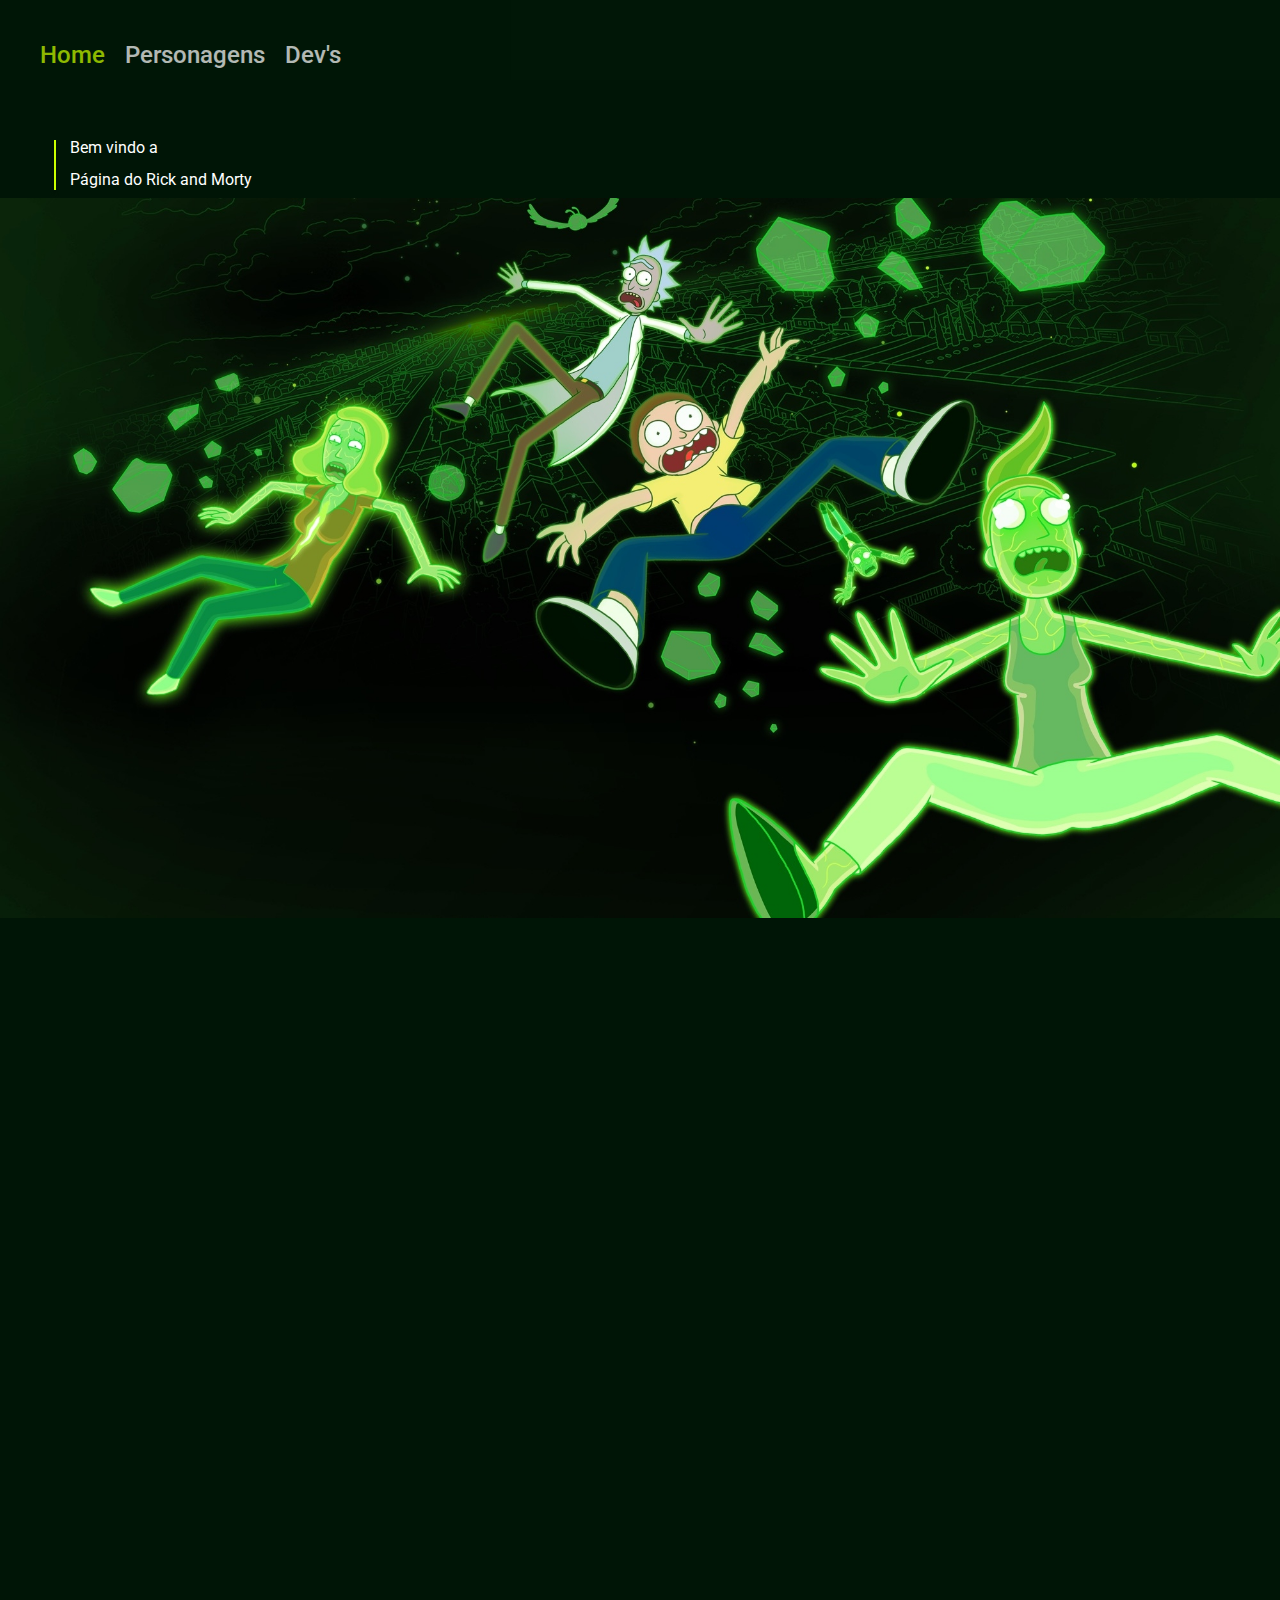
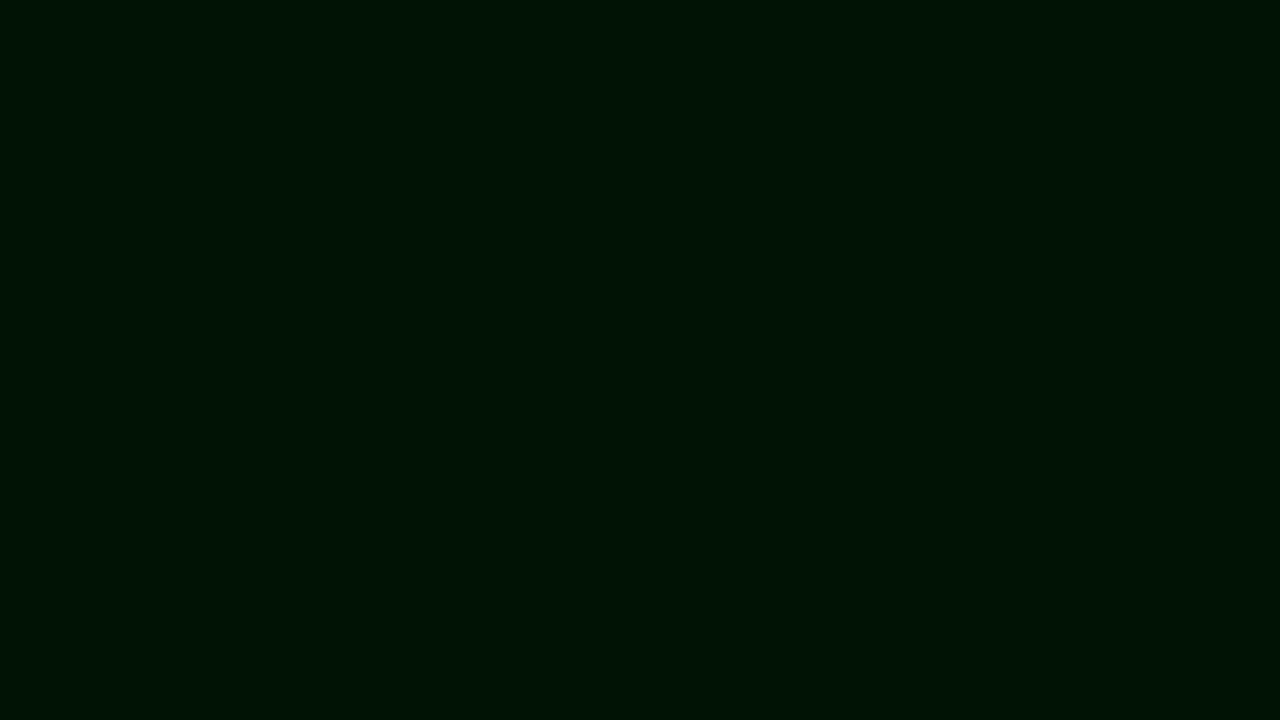
<file: index.html>
<!DOCTYPE html>
<html lang="pt-BR">

<head>
    <meta charset="UTF-8">
    <meta http-equiv="X-UA-Compatible" content="IE=edge">
    <meta name="viewport" content="width=device-width, initial-scale=1.0">
    <link rel="icon" href="./src/assets/tumblr_21c86e641d3a246a0512b00c08c8f624_9ec57695_100.jpg"/>
    <link rel="stylesheet" href="./src/styles/reset.css">
    <link rel="stylesheet" href="./src/styles/globalstyles.css">
    <link rel="stylesheet" href="./src/styles/index.css">
    <title>Rick and morty</title>
</head>

<body>
    <header>
        <nav class="nav">
            <ul class="nav__itens">
                <ul class="links">
                    <li><a href="../../index.html" class="selecionado">Home</a></li>
                    <li><a href="./src/pages/personagens.html">Personagens</a></li>
                    <li><a href="./src/pages/devs.html">Dev's</a></li>
                </ul>
            </ul>
        </nav>
    </header>
    
    <main>
        <section class="home1">
            <div class="saudacao">
                <img src="./src/assets/Line 2.png" alt="">
                <div class="saudacoes">
                    <h2>Bem vindo a</h2><br>
                    <h3>Página do Rick and Morty</h3>  
                </div>
            </div>
            <img class="bg" src="./src/assets/Background.jpg" alt="">
        </section>

        <section class="home2" id="home2" data-anime="right">
            <div class="descricaoFot">
                <img src="./src/assets/Line 2.png" alt="">
                <div>
                    <h2 class="titulo2">O que é</h2>
                    <h3 class="titulo3">Rick and Morty?</h3>  
                </div>
            </div>
            <div class="descRick">
                <img src="./src/assets/rickAndMorty 1.png" alt="">
                <p class="descricao">
                    A trama gira em torno das aventuras perigosas de
                    <span>Rick, um cientista gênio alcoólatra</span>, e <span>Morty, seu neto aparentemente
                        ingênuo</span>, que graças as viagens interdimensionais com seu avô começa a perceber o quão
                    complexo o mundo a sua volta pode ser e o quão desastrosas as relações de causa e efeito podem
                    ficar.
                </p>
            </div>
        </section>
        
        <section class="home3" id="home3" data-anime="left">
            <div class="trailerof">
                <img src="./src/assets/Line 2.png" alt="">
                <div>
                    <h2 class="trailerDesc">Trailer Oficial</h2>
                    <h3>Rick and Morty</h3>  
                </div>
            </div>
            <div id="trailer2">
                <iframe class="trailer" width="560" height="315" src="https://www.youtube.com/embed/u5FZVtesSBk" title="YouTube video 
            player" frameborder="0" allow="accelerometer; autoplay; clipboard-write; encrypted-media; gyroscope; 
            picture-in-picture; web-share" allowfullscreen></iframe> 
            </div>
            <div class="trocarPagina">
                <a class="mouseAni mouse3" href="./index.html"><img class="mouse3" src="./src/assets/voltar.png" alt=""></a>
            </div>
        </section>
    </main>

    <script src="./src/scripts/animacoes.js"></script>
    
</body>

</html>
</file>
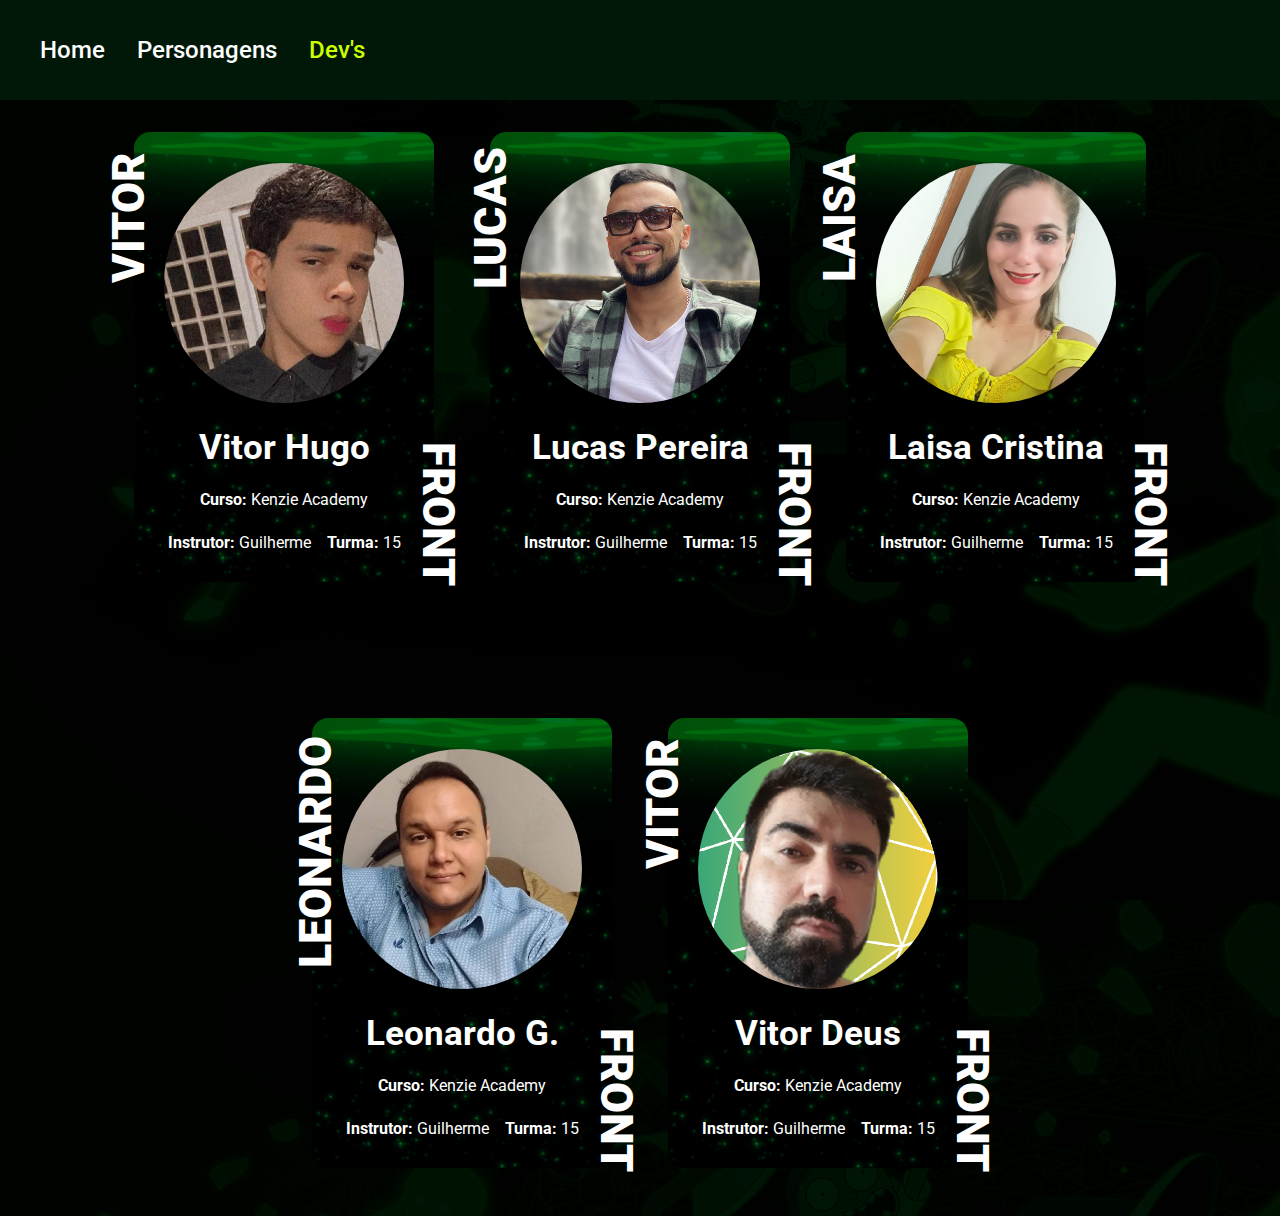
<file: src/pages/devs.html>
<!DOCTYPE html>
<html lang="pt-BR">
<head>
    <meta charset="UTF-8">
    <meta http-equiv="X-UA-Compatible" content="IE=edge">
    <meta name="viewport" content="width=device-width, initial-scale=1.0">
    <link rel="icon" href="../assets/tumblr_21c86e641d3a246a0512b00c08c8f624_9ec57695_100.jpg"/>
    <link rel="stylesheet" href="../styles/reset.css">
    <link rel="stylesheet" href="../styles/globalstyles.css">
    <link rel="stylesheet" href="../styles/devs.css">
    <title>Devs</title>
</head>
<body>
    <header>
        <nav class="nav">
            <ul class="nav__itens">
                <ul class="links">
                    <li><a href="../../index.html">Home</a></li>
                    <li><a href="./personagens.html">Personagens</a></li>
                    <li><a href="./devs.html" class="selecionado">Dev's</a></li>
                </ul>
            </ul>
        </nav>
    </header>

    <main>
        <ul class="lista__cartao">
            <li>
                <div class="cartao__geral">
                    <span class="status__sobreposto">FRONT</span>
                    <span class="nome__sobreposto">VITOR</span>
                    <div class="cartao">
                        <img src="../assets/Vitor.jpeg" alt="dev-foto" class="cartao__foto">
                        <h2 class="cartao__nome">Vitor Hugo</h2>
                        <span class="cartao__estudante"><strong>Curso: </strong>Kenzie Academy</span>
                        <ul class="cartao__rodape">
                            <li><strong>Instrutor: </strong>Guilherme</li>
                            <li><strong>Turma: </strong>15</li>
                        </ul>
                    </div>
                </div>
            </li>
            
            <li>
                <div class="cartao__geral">
                    <span class="status__sobreposto">FRONT</span>
                    <span class="nome__sobreposto">LUCAS</span>
                    <div class="cartao">
                        <img src="../assets/LucasPereira.png" alt="dev-foto" class="cartao__foto">
                        <h2 class="cartao__nome">Lucas Pereira</h2>
                        <span class="cartao__estudante"><strong>Curso: </strong>Kenzie Academy</span>
                        <ul class="cartao__rodape">
                            <li><strong>Instrutor: </strong>Guilherme</li>
                            <li><strong>Turma: </strong>15</li>
                        </ul>
                    </div>
                </div>
            </li>

            <li>
                <div class="cartao__geral">
                    <span class="status__sobreposto">FRONT</span>
                    <span class="nome__sobreposto">LAISA</span>
                    <div class="cartao">
                        <img src="../assets/laisa png.png" alt="dev-foto" class="cartao__foto">
                        <h2 class="cartao__nome">Laisa Cristina</h2>
                        <span class="cartao__estudante"><strong>Curso: </strong>Kenzie Academy</span>
                        <ul class="cartao__rodape">
                            <li><strong>Instrutor: </strong>Guilherme</li>
                            <li><strong>Turma: </strong>15</li>
                        </ul>
                    </div>
                </div>
            </li>

            <li>
                <div class="cartao__geral">
                    <span class="status__sobreposto">FRONT</span>
                    <span class="nome__sobreposto" id="leonardoNome">LEONARDO</span>
                    <div class="cartao">
                        <img src="../assets/Leonardo.jpeg" alt="dev-foto" class="cartao__foto">
                        <h2 class="cartao__nome">Leonardo G.</h2>
                        <span class="cartao__estudante"><strong>Curso: </strong>Kenzie Academy</span>
                        <ul class="cartao__rodape">
                            <li><strong>Instrutor: </strong>Guilherme</li>
                            <li><strong>Turma: </strong>15</li>
                        </ul>
                    </div>
                </div>
            </li>
            
            <li>
                <div class="cartao__geral">
                    <span class="status__sobreposto">FRONT</span>
                    <span class="nome__sobreposto">VITOR</span>
                    <div class="cartao">
                        <img src="../assets/Vitor D.png" alt="dev-foto" class="cartao__foto">
                        <h2 class="cartao__nome">Vitor Deus</h2>
                        <span class="cartao__estudante"><strong>Curso: </strong>Kenzie Academy</span>
                        <ul class="cartao__rodape">
                            <li><strong>Instrutor: </strong>Guilherme</li>
                            <li><strong>Turma: </strong>15</li>
                        </ul>
                    </div>
                </div>
            </li>
        </ul>
    </main>
</body>
</html>
</file>
<file: src/styles/globalstyles.css>
:root
{
    --color-1: #CCFF00;
    --color-2: #E4FFEA;
    --color-3: #FFFFFF;
    --color-4: #000000;
    --color-5: #D9D9D9;
    --color-6: #FF005C;
    --color-7: #E4FFEA80;
}
</file>
<file: src/styles/index.css>
body
{
    width: 100vw;
    height: 100vh;
    display: flex;
    flex-direction: column;
    align-items: center;
    color: var(--color-3);
    background-color: #001506;
    overflow-x: hidden;
    z-index: 0;
}

header
{
    width: 100vw;
    opacity: 70%;
    position: fixed;
    z-index: 100;
}

.nav 
{
    width: 100%;
    height: 80px;
    display: flex;
    align-items: center;
    background-color: #011808;
    padding-top: 30px;
}

.links 
{
    display: flex;
    padding-left: 30px;
}

.links a 
{
    font-size: 24px;
    font-weight: 500;
    color: var(--color-3);
    transition: 0.5s ease-in-out
}

.links a:hover 
{
    color: var(--color-1);
}

.selecionado 
{
    color: var(--color-1) !important;
}

main
{
    display: flex;
    height: 375px;
    margin: 0 auto;
    flex-direction: column;
    justify-content: space-between;
    margin-top: 20px;
}

.home1
{
    width: 99%;
    height: 1000vh;
}

.bg
{
    width: 100%;
}

.saudacao
{
    width: 400px;
    display: flex;
    padding-top: 90px;
}

.saudacoes
{
     padding-left: 10px;
}

.trocaPagina
{
    margin-top: -30px;
    margin-left: 30px;
}

.home2
{
    width: 100%;
    height: 100vh;
}

.descricaoFot
{
    width: 50px;
    height: 200px;
}

.descricaoFot > div
{
    display: flex;
    width: 200px;
    margin-top: -75px;
}

.descRick
{
    display: flex;
    align-items: center;
    flex-direction: column;
    margin: -120px 0;
}

.descRick > img
{
    width: 300px;;
}

.descRick > p
{
    line-height:50px;
    height: 300px;
}

.trocaPages2
{
    padding-bottom: 20px;
    margin-top: -60px;
    margin-left: 50px;
}

.home3
{
    background-image: url("../assets/Background2.jpg");
    background-repeat: no-repeat; 
    width: 100%;
    height: 100vh;
    margin-top: 220px;
}

.trailerof
{
    width: 400px;
    display: flex;
    padding-top: 30px;
}

.trailerof > div
{
    display: flex;
    flex-direction: column;
    gap: 17px;
    padding-left: 10px;
}

.trocarPagina
{
    display: flex;
    justify-content: center;
    align-items: center;
    margin: auto;
}

.titulo2
{
    color: var(--color-2);
    margin-top: 20px;
    margin-left: 20px;
    font-size: 1rem;
}

.titulo3
{
    color: var(--color-2);
    margin-top: 50px;
    margin-left: -55px;
    font-size: 1rem;
}

.descricao
{
    height: 100%;
    color: var(--color-2);
    font-size: 1rem;
    font-weight: 500;
    text-align: center;
    margin: 0 30px;
    padding-right: 20px;
}

span
{
    color: var(--color-1);
}

#trailer2
{
    display: flex;
    justify-content: center;
    align-items: center;
    margin: auto;
}

.trailer
{
   position: relative;
   width: 190px;
   height: 190px;
   top: 5px;
   margin-bottom: 20px;
   padding-right: 20px;
}

.mouse3
{
    width: 20px;
    animation: jumping 1s linear infinite;
    cursor: pointer;
}

.mouse2
{
    margin: 10px 0 0 150px;
    animation: jumping 1s linear infinite;
    cursor: pointer; 
}

li > a
{
    padding: 10px;
}

a
{
    color: var(--color-2);
    cursor: pointer;
    font-size: 1.5rem;
    padding: 0px;
}

[data-anime]
{
    opacity: 0;
    transition: 1s;
}

[data-anime="right"]
{
    transform: translate3d(50px, 0, 0);
}

[data-anime="left"]
{
    transform: translate3d(-100%, 0, 0);
}

[data-anime].animate
{
    opacity: 1;
    transform: translate3d(0, 0, 0);
}

@keyframes jumping
{
    from{transform: translateY(-15px);}
    50%{transform: translateY(0);}
    to{transform: translateY(-15px);}
}

@media(min-width: 768px)
{
    .home1
    {
        width: 100%;
        height: 1000vh;
    }
    
    .saudacao
    {
        padding-top: 120px;
        padding-left: 50px;
    }

    .descricaoFot
    {
        width: 50px;
        height: 200px;
        padding-left: 50px;
    }

    .descRick
    {
        display: flex;
        align-items: center;
        margin: -120px 0;
        flex-direction: row;
    }

    .trailer
    {
        position: relative;
        width: 600px;
        height: 400px;
        margin: auto;
    }

    .trailerof
    {
        width: 400px;
        display: flex;  
        padding-top: 30px;
        padding-left: 50px;
    }

    .descRick > img
    {
        width: 350px;
    }
}

@media(min-width: 1024px)
{
    .descRick > img
    {
        width: 500px;
    }
}

@media(min-width: 1280px)
{
    .descRick > img
    {
        width: 800px;
    }

    .descricao
    {
        font-size: 1.5rem;
    }
}
</file>
<file: src/styles/devs.css>
body 
{
    width: 100vw;
    height: 100vh;
    display: flex;
    flex-direction: column;
    align-items: center;
    background-image: url(../assets/Background.jpg);
    background-size: cover;
    background-blend-mode: multiply;
    background-color: #001506;
    overflow-x: hidden;
}

.nav 
{
    width: 100vw;
    height: 100px;
    padding: 1rem 2.5rem;
    display: flex;
    align-items: center;
    background-color: #011808;
}

.nav__itens 
{
    display: flex;
    align-items: center;
    justify-content: space-between;
}

.links 
{
    display: flex;
    gap: 2rem;
}

.links a 
{
    font-size: 24px;
    font-weight: 500;
    color: var(--color-3);
    transition: 0.5s ease-in-out
}

.links a:hover 
{
    color: var(--color-1);
}

.selecionado 
{
    color: var(--color-1) !important;
}

.barra__pesquisa 
{
    display: flex;
    align-items: center;
}

main 
{
    width: 100vw;
    height: calc(100vh - 80px);
    display: flex;
    flex-direction: column;
    color: #fff;
    justify-content: center;
    align-items: center;
    padding-bottom: 2rem;
}

.lista__cartao 
{
    display: flex;
    gap: 3.5rem;
    justify-content: center;
    align-items: center;
    flex-wrap: wrap;
    width: 95vw;
    height: 90vh;
}

.cartao__geral 
{
    transition: 0.3s ease-in-out;
}

.cartao__geral:hover 
{
    transform: scale(1.03);
}

.cartao
{
    width: 300px;
    height: 450px;
    display: flex;
    flex-direction: column;
    align-items: center;
    justify-content: center;
    gap: 1rem;
    border-radius: 1rem;
    margin-top: 2rem;
    margin-bottom: 3rem;
    background-blend-mode: multiply;
    background: url(../assets/bg\ dev.png);
    background-color: #007a23;
    background-size: cover;
    transition: 0.5s ease-in-out;
}

.cartao:hover 
{
    box-shadow: 5px 5px 25px 5px #007a233f;
    border: solid 2px #007a23;
}

.cartao__foto 
{
    width: 80%;
    border-radius: 50%;
}

.cartao__nome 
{
    font-size: 2.2rem;
    font-weight: 700;
    margin: 0.7rem 0;
}

.cartao__estudante 
{
    font-size: 1rem; 
}

.cartao__rodape 
{
    display: flex;
    gap: 1rem;
    font-size: 1rem;
    margin-top: 0.7rem;
}

strong 
{
    font-weight: 700;
}

.status__sobreposto 
{
    position: absolute;
    font-size: 2.8rem;
    font-weight: 900;
    margin-top: 22.5rem;
    margin-left: 14.5rem;
    transform: rotate(90deg);
}

.nome__sobreposto 
{
    position: absolute;
    z-index: 30;
    font-size: 2.8rem;
    font-weight: 900;
    margin-top: 4rem;
    margin-left: -4.4rem;        
    transform: rotate(-90deg);
}

#leonardoNome 
{
    margin-top: 7rem;
    margin-left: -7rem;
}
</file>
